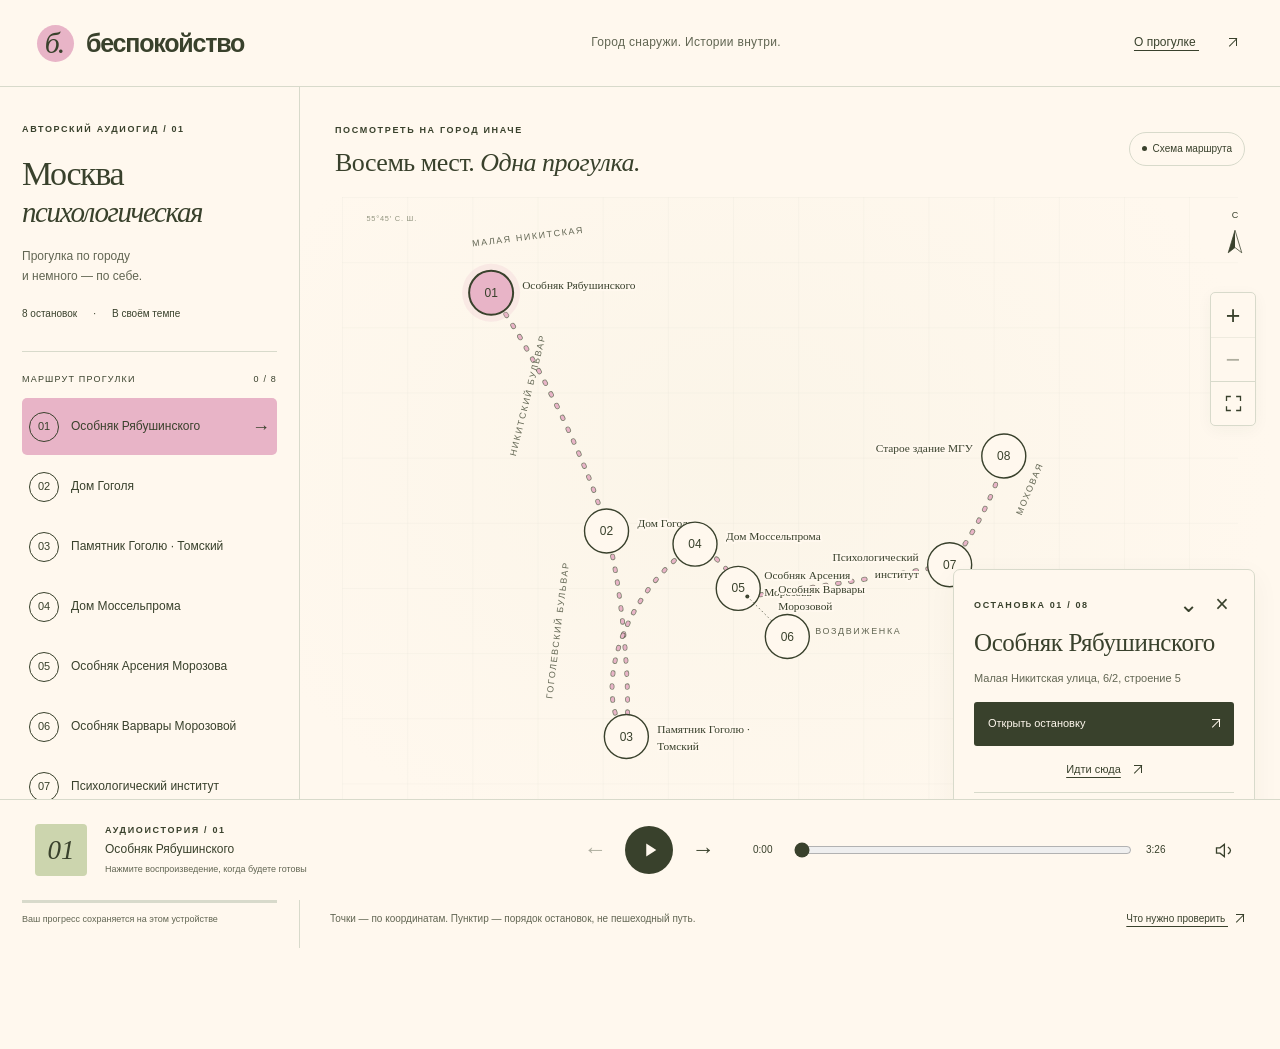
<file: index.html>
<!doctype html>
<html lang="ru">
<head>
<meta charset="utf-8"><meta name="viewport" content="width=device-width,initial-scale=1,viewport-fit=cover">
<meta name="theme-color" content="#FFF8EE"><meta name="description" content="Москва психологическая — восемь остановок авторского аудиогида «Беспокойство». Интерактивная схема маршрута.">
<title>Москва психологическая — Беспокойство</title>
<link rel="stylesheet" href="styles.css">
<script defer src="data.js"></script><script defer src="route.js"></script><script defer src="app.js"></script>
</head>
<body>
<div class="bsp-app" id="bsp-app">
<header class="bsp-header">
 <a class="bsp-brand" href="#" aria-label="Беспокойство — начало"><span class="bsp-brand-symbol" aria-hidden="true">б.</span>беспокойство</a>
 <span class="bsp-header-note">Город снаружи. Истории внутри.</span>
 <button class="bsp-about-button bsp-text-button" id="bsp-about">О прогулке <span aria-hidden="true"><span class="bsp-external-icon" aria-hidden="true"></span></span></button>
</header>
<div class="bsp-layout">
<aside class="bsp-sidebar" id="bsp-sidebar" aria-label="Остановки прогулки">
 <div class="bsp-sidebar-intro"><span class="bsp-eyebrow">АВТОРСКИЙ АУДИОГИД / 01</span><h1>Москва<br><em>психологическая</em></h1><p>Прогулка по городу<br>и немного — по себе.</p><div class="bsp-meta"><span>8 остановок</span><span>В своём темпе</span></div></div>
 <div class="bsp-list-heading"><span>МАРШРУТ ПРОГУЛКИ</span><span id="bsp-progress-count">0 / 8</span></div>
 <ol class="bsp-stop-list" id="bsp-stop-list"></ol>
 <div class="bsp-sidebar-bottom"><div class="bsp-progress-track"><span id="bsp-progress-bar"></span></div><p id="bsp-storage-note">Ваш прогресс сохраняется на этом устройстве</p></div>
</aside>
<main class="bsp-main">
 <div class="bsp-mobile-title"><span>Москва психологическая</span><span>8 остановок</span></div>
 <nav class="bsp-tabs" aria-label="Вид прогулки"><button id="bsp-tab-map" aria-pressed="true">Карта</button><button id="bsp-tab-list" aria-pressed="false">Остановки <span>08</span></button></nav>
 <section class="bsp-map-panel" aria-label="Интерактивная схема восьми остановок">
  <div class="bsp-map-heading"><div><span class="bsp-eyebrow">ПОСМОТРЕТЬ НА ГОРОД ИНАЧЕ</span><h2>Восемь мест. <em>Одна прогулка.</em></h2></div><span class="bsp-scheme-badge"><i></i> Схема маршрута</span></div>
  <div class="bsp-map-canvas" id="bsp-map-canvas">
   <svg id="bsp-map" viewBox="0 0 1100 850" preserveAspectRatio="xMidYMin meet" role="group" aria-label="Схема маршрута. Север сверху. Выберите номер остановки."></svg>
   <div class="bsp-compass" aria-label="Север сверху"><span>С</span><svg viewBox="0 0 24 38" aria-hidden="true"><path d="M12 2L21 32 12 25 3 32Z" fill="none" stroke="currentColor"/><path d="M12 2V25L3 32Z" fill="currentColor"/></svg></div>
   <div class="bsp-map-tools" aria-label="Управление картой"><button id="bsp-zoom-in" aria-label="Приблизить">+</button><button id="bsp-zoom-out" aria-label="Отдалить">−</button><button id="bsp-fit" aria-label="Весь маршрут" title="Весь маршрут"><svg viewBox="0 0 24 24" aria-hidden="true"><path d="M9 4H4V9M15 4H20V9M4 15V20H9M20 15V20H15"/></svg></button></div>
   <button id="bsp-show-card" class="bsp-reopen" hidden>О выбранной остановке <span class="bsp-external-icon" aria-hidden="true"></span></button>
   <article class="bsp-card" id="bsp-card" aria-label="Выбранная остановка">
    <div class="bsp-card-top"><span id="bsp-card-index" class="bsp-eyebrow"></span><button id="bsp-card-collapse" class="bsp-icon-button" aria-label="Свернуть карточку" aria-expanded="true">⌄</button><button id="bsp-card-close" class="bsp-icon-button" aria-label="Закрыть карточку">×</button></div>
    <h3 id="bsp-card-title"></h3>
    <div class="bsp-card-content"><p id="bsp-card-address"></p><p class="bsp-card-caution" id="bsp-card-caution" hidden></p><div class="bsp-card-actions"><button class="bsp-primary" id="bsp-open-stop">Открыть остановку <span><span class="bsp-external-icon" aria-hidden="true"></span></span></button><a class="bsp-navigation" id="bsp-navigate" target="_blank" rel="noopener noreferrer">Идти сюда <span class="bsp-external-icon" aria-hidden="true"></span></a></div><div class="bsp-card-bottom"><button id="bsp-visited" aria-pressed="false">○ Пройдено</button><button id="bsp-next-stop">Следующая →</button></div></div>
   </article>
   <div class="bsp-map-caption"><span class="bsp-dashed-sample"></span> Условные связи между точками</div>
  </div>
  <div class="bsp-map-footer"><p>Точки — по координатам. Пунктир — порядок остановок, не пешеходный путь.</p><button id="bsp-route-info" class="bsp-text-button">Что нужно проверить <span class="bsp-external-icon" aria-hidden="true"></span></button></div>
 </section>
</main>
</div>
<footer class="bsp-player" aria-label="Постоянный аудиоплеер">
 <button class="bsp-player-art" id="bsp-player-open" aria-label="Открыть текущую аудиоостановку">01</button>
 <div class="bsp-player-title"><span class="bsp-eyebrow" id="bsp-audio-eyebrow">АУДИОИСТОРИЯ / 01</span><strong id="bsp-audio-title">Особняк Рябушинского</strong><span id="bsp-audio-status" role="status">Нажмите воспроизведение, когда будете готовы</span></div>
 <div class="bsp-playback"><button id="bsp-audio-prev" class="bsp-icon-button" aria-label="Предыдущая аудиодорожка">←</button><button id="bsp-play" class="bsp-play-button" aria-label="Воспроизвести"><svg viewBox="0 0 24 24" aria-hidden="true"><path d="M9 5L20 12 9 19Z" fill="currentColor"/></svg></button><button id="bsp-audio-next" class="bsp-icon-button" aria-label="Следующая аудиодорожка">→</button></div>
 <div class="bsp-player-timeline"><span id="bsp-current-time">0:00</span><input id="bsp-seek" type="range" min="0" max="100" value="0" step="0.1" aria-label="Позиция воспроизведения"><span id="bsp-duration">—:—</span></div>
 <button id="bsp-mute" class="bsp-icon-button bsp-mute" aria-label="Выключить звук" aria-pressed="false"><svg viewBox="0 0 24 24" aria-hidden="true"><path d="M4 9H8L13 5V19L8 15H4ZM17 8Q23 12 17 16"/></svg></button>
 <audio id="bsp-audio" preload="metadata" src="audio/01.mp3"></audio>
</footer>
<div class="bsp-toast" id="bsp-toast" role="status" hidden></div>
<dialog class="bsp-dialog" id="bsp-dialog"><button id="bsp-dialog-close" class="bsp-icon-button bsp-dialog-close" aria-label="Закрыть окно">×</button><div id="bsp-dialog-content"></div></dialog>
</div>
</body></html>
</file>
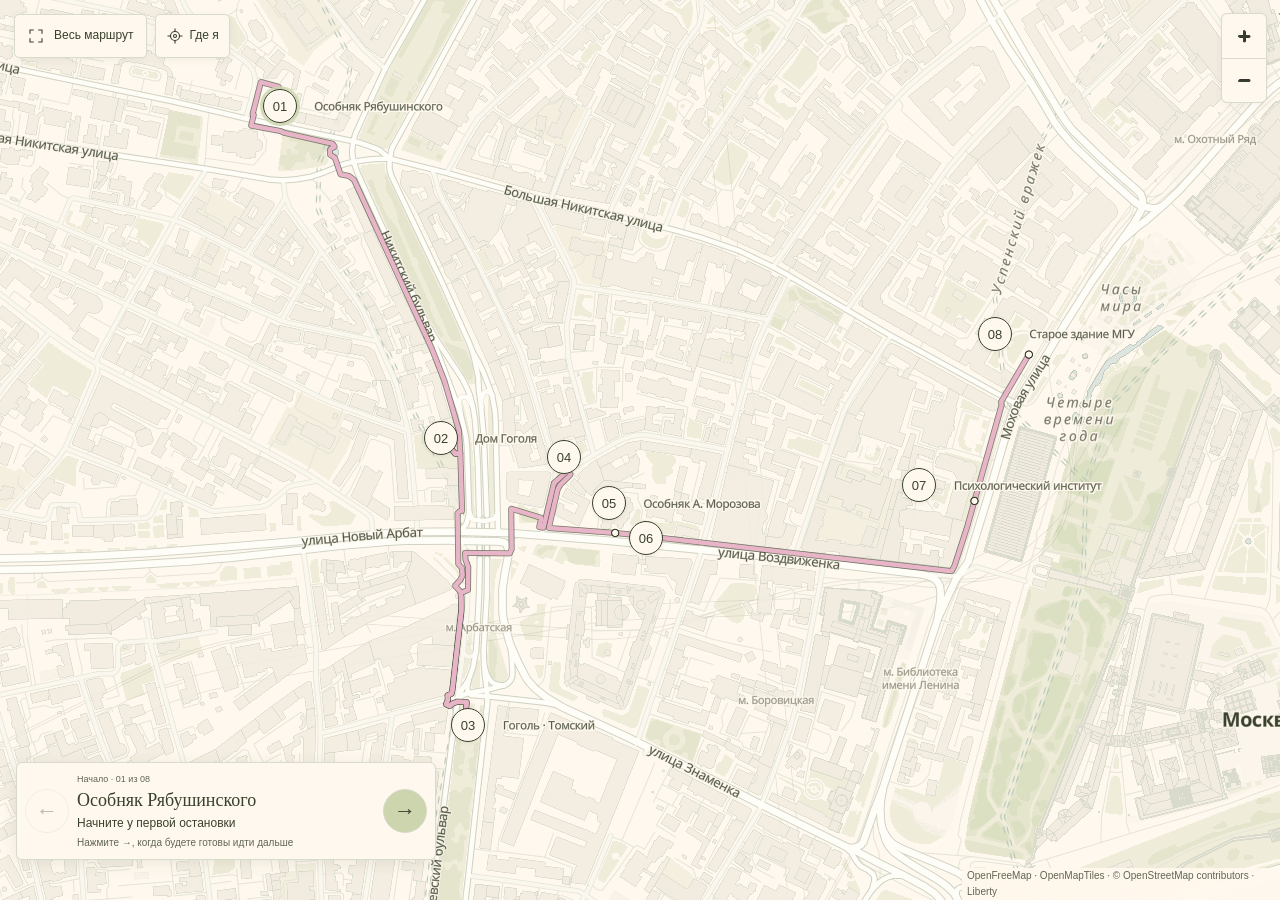
<file: map-component-v2/map-demo.html>
<!doctype html>
<html lang="ru"><head><meta charset="utf-8"><meta name="viewport" content="width=device-width,initial-scale=1,viewport-fit=cover"><meta name="theme-color" content="#FFF8EE"><title>Беспокойство — карта Москвы</title><style>html,body{margin:0;width:100%;height:100%;background:#FFF8EE}#map{width:100%;height:100dvh;min-height:320px}</style><script defer src="vendor/maplibre-gl.js"></script><script defer src="stops.js"></script><script defer src="route.js"></script><script defer src="map.js"></script><script defer src="demo.js"></script></head><body><div id="map" aria-label="Карта восьми остановок прогулки Москва психологическая"></div></body></html>
</file>
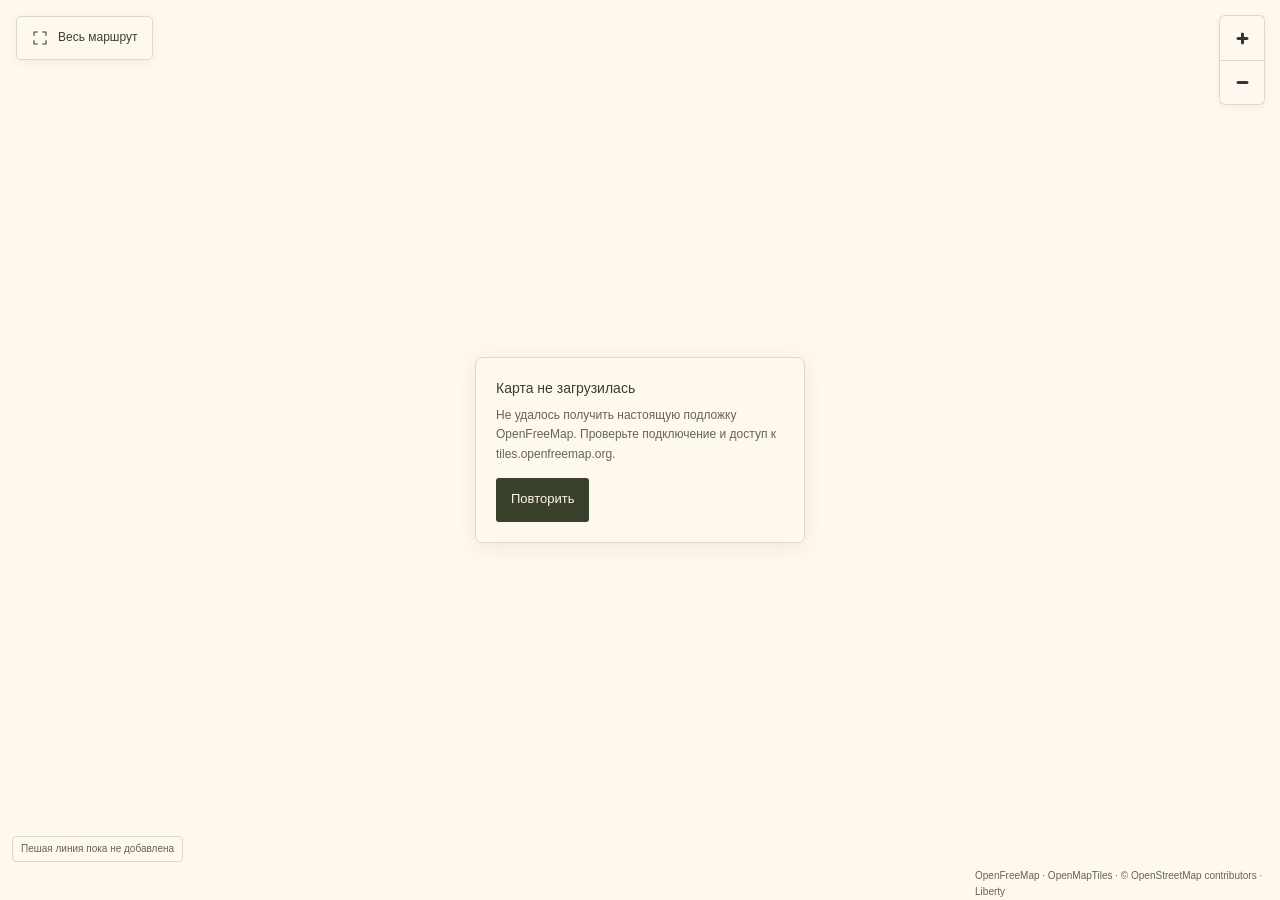
<file: map-component/map-demo.html>
<!doctype html>
<html lang="ru"><head><meta charset="utf-8"><meta name="viewport" content="width=device-width,initial-scale=1,viewport-fit=cover"><meta name="theme-color" content="#FFF8EE"><title>Беспокойство — карта Москвы</title><style>html,body{margin:0;width:100%;height:100%;background:#FFF8EE}#map{width:100%;height:100dvh;min-height:320px}</style><script defer src="vendor/maplibre-gl.js"></script><script defer src="stops.js"></script><script defer src="map.js"></script><script defer src="demo.js"></script></head><body><div id="map" aria-label="Карта восьми остановок прогулки Москва психологическая"></div></body></html>
</file>
<file: styles.css>
.bsp-app{--milk:#FFF8EE;--pink:#E8B4C7;--green:#CCD5AE;--ink:#39412C;--muted:#626653;--line:#D8DACB;font:14px/1.45 Arial,Helvetica,sans-serif;color:var(--ink);background:var(--milk);min-height:100dvh;box-sizing:border-box}.bsp-app *{box-sizing:border-box}:where(.bsp-app button,.bsp-app input,.bsp-app a){font:inherit}.bsp-app button,.bsp-app a{-webkit-tap-highlight-color:transparent}.bsp-app button{cursor:pointer;color:inherit}.bsp-app button:disabled{cursor:default;opacity:.4}.bsp-app button:focus-visible,.bsp-app a:focus-visible,.bsp-app input:focus-visible{outline:2px solid var(--ink);outline-offset:4px}.bsp-app a{color:inherit}.bsp-app button{border:0;background:none}.bsp-app [hidden]{display:none!important}.bsp-app h1,.bsp-app h2,.bsp-app h3,.bsp-app p{margin:0}.bsp-header{height:87px;border-bottom:1px solid var(--line);display:flex;align-items:center;justify-content:space-between;padding:0 37px;gap:24px}.bsp-brand{text-decoration:none;font-weight:700;font-size:25px;letter-spacing:-1.2px;display:flex;align-items:center;gap:12px}.bsp-brand-symbol{display:grid;place-items:center;background:var(--pink);border-radius:50%;width:37px;height:37px;font:italic 30px Georgia,serif;letter-spacing:-2px;padding-right:3px}.bsp-brand-dot{align-self:flex-start;font-size:11px;letter-spacing:0;padding-top:7px;margin-left:-8px}.bsp-header-note{color:var(--muted);font-size:12px;letter-spacing:.3px}.bsp-text-button{font-size:12px!important;min-height:44px;text-decoration:underline;text-underline-offset:4px}.bsp-about-button{min-width:100px}.bsp-about-button span{margin-left:14px}.bsp-layout{display:grid;grid-template-columns:300px minmax(0,1fr);min-height:calc(100dvh - 188px);padding-bottom:101px}.bsp-sidebar{border-right:1px solid var(--line);padding:30px 22px 22px;display:flex;flex-direction:column}.bsp-eyebrow{font-size:9px;font-weight:600;letter-spacing:1.65px}.bsp-sidebar-intro h1{font:34px/1.08 Georgia,'Times New Roman',serif;letter-spacing:-1.4px;margin-top:19px}.bsp-sidebar-intro h1 em{font-weight:400;font-size:29px}.bsp-sidebar-intro p{font-size:12px;color:var(--muted);margin-top:16px;line-height:1.7}.bsp-meta{display:flex;gap:16px;font-size:10px;margin:20px 0 30px}.bsp-meta span+span:before{content:'·';margin-right:16px}.bsp-list-heading{display:flex;justify-content:space-between;font-size:9px;letter-spacing:1.2px;border-top:1px solid var(--line);padding-top:21px;margin-bottom:12px}.bsp-stop-list{list-style:none;padding:0;margin:0}.bsp-stop-list li+li{margin-top:3px}.bsp-stop-row{width:100%;display:flex;gap:12px;text-align:left;align-items:center;border-radius:5px;padding:10px 7px!important;min-height:57px;position:relative}.bsp-stop-row:hover{background:#e8b4c725}.bsp-stop-row[aria-current=true]{background:var(--pink)}.bsp-stop-number{border:1px solid var(--ink);border-radius:50%;min-width:30px;height:30px;display:grid;place-items:center;font-size:11px}.bsp-stop-row.bsp-done .bsp-stop-number{background:var(--green)}.bsp-stop-name{font-size:12px;line-height:1.4;flex:1}.bsp-stop-chevron{font-size:18px}.bsp-sidebar-bottom{margin-top:auto;padding-top:25px}.bsp-progress-track{height:3px;background:var(--line);overflow:hidden}.bsp-progress-track span{display:block;height:100%;background:var(--ink);transition:width .3s;width:0}.bsp-sidebar-bottom p{font-size:9px;color:var(--muted);margin-top:10px}.bsp-main{min-width:0;display:flex;flex-direction:column}.bsp-mobile-title,.bsp-tabs{display:none}.bsp-map-panel{flex:1;display:flex;flex-direction:column;min-width:0}.bsp-map-heading{display:flex;align-items:center;justify-content:space-between;gap:12px;padding:31px 35px 17px}.bsp-map-heading h2{font:26px/1.25 Georgia,serif;letter-spacing:-.5px;margin-top:9px}.bsp-map-heading h2 em{font-weight:400}.bsp-scheme-badge{font-size:10px;white-space:nowrap;border:1px solid var(--line);border-radius:30px;padding:9px 12px;display:flex;align-items:center;gap:6px}.bsp-scheme-badge i{width:5px;height:5px;background:var(--ink);border-radius:50%}.bsp-map-canvas{position:relative;flex:1;min-height:640px;overflow:hidden;background:radial-gradient(ellipse at 45% 38%,#f5f0df66,transparent 70%)}#bsp-map{display:block;width:100%;height:100%;position:absolute;inset:0;touch-action:none;cursor:grab}#bsp-map.bsp-dragging{cursor:grabbing}.bsp-grid{fill:none;stroke:var(--line);stroke-width:.6;opacity:.6}.bsp-grid-label{fill:#91947f;font:9px Arial,sans-serif;letter-spacing:1px}.bsp-route-underlay{fill:none;stroke:var(--ink);stroke-width:6;stroke-linecap:round;stroke-dasharray:2 14;opacity:.65}.bsp-route-line{fill:none;stroke:var(--pink);stroke-width:4;stroke-linecap:round;stroke-dasharray:2 14}.bsp-map-label{fill:var(--muted);font:11px Arial,sans-serif;letter-spacing:2px}.bsp-point-label{fill:var(--ink);font:14px Georgia,serif;paint-order:stroke;stroke:var(--milk);stroke-width:5px;stroke-linejoin:round}.bsp-marker{cursor:pointer;outline:none}.bsp-marker .bsp-marker-disc{fill:var(--milk);stroke:var(--ink);stroke-width:1.4;transition:fill .2s}.bsp-marker text{font:12px Arial,sans-serif;fill:var(--ink);text-anchor:middle;dominant-baseline:central;pointer-events:none}.bsp-marker.bsp-done .bsp-marker-disc{fill:var(--green)}.bsp-marker[aria-pressed=true] .bsp-marker-disc{fill:var(--pink);stroke-width:2}.bsp-marker .bsp-marker-halo{fill:var(--pink);opacity:0}.bsp-marker[aria-pressed=true] .bsp-marker-halo{opacity:.22}.bsp-marker:focus-visible .bsp-marker-disc{stroke-width:4}.bsp-leader{stroke:var(--muted);stroke-width:1;stroke-dasharray:2 3}.bsp-object-dot{fill:var(--ink)}.bsp-map-tools{position:absolute;right:24px;top:95px;display:flex;flex-direction:column;box-shadow:0 4px 16px #39412c0b;border:1px solid var(--line);border-radius:5px;overflow:hidden;background:var(--milk)}.bsp-map-tools button{height:44px;width:44px;font-size:25px;display:grid;place-items:center}.bsp-map-tools button+button{border-top:1px solid var(--line)}.bsp-map-tools button:hover{background:var(--green)}.bsp-map-tools svg,.bsp-icon-button svg{width:21px;height:21px;fill:none;stroke:currentColor;stroke-width:1.5}.bsp-compass{position:absolute;right:36px;top:12px;display:flex;align-items:center;flex-direction:column;font-size:9px;gap:5px}.bsp-compass svg{width:18px;height:32px}.bsp-card{position:absolute;right:25px;bottom:46px;width:302px;background:var(--milk);border:1px solid var(--line);border-radius:7px;padding:13px 20px 5px;box-shadow:0 8px 28px #39412c0c}.bsp-card-top{display:flex;align-items:center;min-height:32px}.bsp-card-top .bsp-eyebrow{flex:1}.bsp-icon-button{min-height:44px;min-width:44px;display:inline-grid;place-items:center;font-size:23px!important}.bsp-card-top .bsp-icon-button{margin-right:-10px}.bsp-card h3{font:25px/1.14 Georgia,'Times New Roman',serif;letter-spacing:-.4px;margin:2px 0 12px}.bsp-card-content>p{font-size:11px;color:var(--muted);line-height:1.5}.bsp-card-content .bsp-card-caution{font-size:10px;padding:9px 0 0}.bsp-card-actions{display:flex;flex-direction:column;gap:2px;margin-top:16px}.bsp-primary{background:var(--ink)!important;color:var(--milk)!important;border-radius:3px;min-height:44px;padding:10px 14px!important;font-size:11px!important;display:flex;align-items:center;justify-content:space-between;gap:15px;text-decoration:none}.bsp-primary:hover{background:#505b40!important}.bsp-navigation{min-height:44px;font-size:11px!important;display:grid;place-items:center;text-underline-offset:4px}.bsp-card-bottom{display:flex;justify-content:space-between;border-top:1px solid var(--line)}.bsp-card-bottom button{font-size:10px;min-height:44px;padding:0}.bsp-card-bottom button[aria-pressed=true]{font-weight:700}.bsp-card.bsp-collapsed{padding-bottom:8px}.bsp-card.bsp-collapsed .bsp-card-content{display:none}.bsp-card.bsp-collapsed h3{font-size:20px;margin-bottom:4px}.bsp-reopen{position:absolute;bottom:50px;right:24px;background:var(--milk)!important;border:1px solid var(--ink)!important;border-radius:4px;min-height:44px;padding:8px 16px!important;font-size:11px!important}.bsp-map-caption{position:absolute;bottom:10px;left:35px;font-size:9px;color:var(--muted);display:flex;align-items:center;gap:9px;pointer-events:none}.bsp-dashed-sample{width:25px;border-top:3px dotted var(--pink)}.bsp-map-footer{border-top:1px solid var(--line);padding:7px 30px;display:flex;align-items:center;justify-content:space-between;gap:15px;min-height:57px}.bsp-map-footer p{font-size:10px;color:var(--muted);max-width:470px}.bsp-map-footer button{white-space:nowrap;font-size:10px!important}.bsp-player{position:fixed;z-index:20;left:0;right:0;bottom:0;min-height:101px;display:flex;align-items:center;gap:18px;padding:16px 35px calc(16px + env(safe-area-inset-bottom));background:var(--milk);border-top:1px solid var(--line)}.bsp-player-art{flex-shrink:0;display:grid;place-items:center;background:var(--green)!important;border-radius:4px;width:52px;height:52px;font:italic 27px Georgia,serif!important}.bsp-player-title{width:260px;min-width:0;display:flex;flex-direction:column;gap:4px}.bsp-player-title strong{font-size:12px;font-weight:400;overflow:hidden;white-space:nowrap;text-overflow:ellipsis}.bsp-player-title>span:last-child{font-size:9px;color:var(--muted)}.bsp-playback{display:flex;align-items:center;gap:8px;margin-left:auto}.bsp-play-button{width:48px;height:48px;border-radius:50%;background:var(--ink)!important;color:var(--milk)!important;display:grid;place-items:center}.bsp-play-button svg{width:22px;height:22px}.bsp-player-timeline{display:flex;align-items:center;gap:12px;flex:1;max-width:420px;margin:0 10px}.bsp-player-timeline span{font-size:10px;font-variant-numeric:tabular-nums;min-width:27px}.bsp-player-timeline input{width:100%;min-width:20px;accent-color:var(--ink);height:44px;cursor:pointer}.bsp-toast{position:fixed;z-index:40;bottom:120px;left:50%;transform:translateX(-50%);background:var(--ink);color:var(--milk);border-radius:5px;padding:12px 20px;font-size:12px;max-width:90%;box-shadow:0 4px 12px #39412c20}.bsp-dialog{border:1px solid var(--line);border-radius:8px;background:var(--milk);color:var(--ink);width:min(560px,calc(100% - 32px));max-height:85dvh;padding:40px;box-sizing:border-box}.bsp-dialog::backdrop{background:#28302066;backdrop-filter:blur(3px)}.bsp-dialog-close{position:absolute;right:8px;top:8px}.bsp-dialog h2{font:32px/1.15 Georgia,serif;margin:18px 0}.bsp-dialog p,.bsp-dialog li{font-size:13px;line-height:1.7;color:var(--muted);margin:12px 0}.bsp-dialog ul{padding-left:18px}.bsp-dialog .bsp-primary{margin-top:24px;width:100%;font-size:13px!important}.bsp-dialog .bsp-detail-number{font:italic 65px Georgia,serif;color:var(--ink);background:var(--pink);width:110px;height:110px;display:grid;place-items:center;border-radius:50%;margin:12px 0 28px}.bsp-detail-photo{width:100%;max-height:250px;object-fit:contain}.bsp-dialog a{text-underline-offset:3px}.bsp-dialog code{font-size:11px}.bsp-dialog small{display:block;color:var(--muted);line-height:1.6;margin-top:16px}
body{margin:0}body:has(.bsp-app){background:#FFF8EE}body.bsp-modal-open{overflow:hidden}
@media(min-width:1600px){.bsp-layout{grid-template-columns:340px minmax(0,1fr)}.bsp-sidebar{padding:40px 30px}.bsp-map-canvas{min-height:690px}.bsp-card{right:40px;bottom:65px;width:320px}.bsp-map-heading{padding:38px 45px 20px}}
@media(max-width:1100px) and (min-width:701px){.bsp-layout{grid-template-columns:260px minmax(0,1fr)}.bsp-sidebar{padding:24px 16px}.bsp-sidebar-intro h1{font-size:31px}.bsp-sidebar-intro h1 em{font-size:26px}.bsp-map-heading{padding:25px 22px 15px;align-items:flex-start}.bsp-map-heading h2{font-size:21px}.bsp-scheme-badge{font-size:9px;padding:7px}.bsp-card{width:250px;right:18px;bottom:40px}.bsp-card h3{font-size:22px}.bsp-player-title{width:200px}.bsp-player{gap:10px;padding-left:20px;padding-right:20px}.bsp-map-footer{padding:6px 20px}.bsp-map-footer p{max-width:260px}}
@media(max-width:700px){.bsp-header{height:65px;padding:0 18px;gap:10px}.bsp-brand{font-size:21px;gap:8px}.bsp-brand-symbol{width:31px;height:31px;font-size:25px}.bsp-brand-dot{font-size:9px}.bsp-header-note{display:none}.bsp-about-button{font-size:10px!important;min-width:80px}.bsp-layout{display:block;min-height:0;padding-bottom:calc(119px + env(safe-area-inset-bottom))}.bsp-main{display:block}.bsp-mobile-title{display:flex;justify-content:space-between;padding:17px 18px 12px;font-size:12px}.bsp-mobile-title span+span{font-size:10px;color:var(--muted)}.bsp-tabs{display:flex;border:1px solid var(--line);padding:3px;margin:0 18px 8px;border-radius:5px}.bsp-tabs button{flex:1;min-height:44px;font-size:12px;border-radius:3px}.bsp-tabs button[aria-pressed=true]{background:var(--ink);color:var(--milk)}.bsp-tabs span{font-size:9px;margin-left:4px}.bsp-sidebar{display:none;border:0;padding:18px;margin-top:102px}.bsp-app.bsp-list-view .bsp-sidebar{display:flex}.bsp-app.bsp-list-view .bsp-main{position:absolute;top:65px;left:0;right:0}.bsp-app.bsp-list-view .bsp-map-panel{display:none}.bsp-sidebar-intro{display:none}.bsp-list-heading{border:0;padding-top:8px;margin-bottom:10px}.bsp-stop-row{min-height:64px;padding:12px!important}.bsp-stop-name{font-size:14px}.bsp-stop-number{min-width:36px;height:36px;font-size:12px}.bsp-sidebar-bottom{padding-top:25px}.bsp-sidebar-bottom p{font-size:10px}.bsp-map-heading{padding:5px 18px 2px;align-items:center;min-height:38px}.bsp-map-heading .bsp-eyebrow,.bsp-map-heading h2{display:none}.bsp-scheme-badge{font-size:9px;padding:4px 8px}.bsp-map-canvas{height:max(480px,calc(100svh - 343px));min-height:480px;flex:none}.bsp-map-tools{top:66px;right:14px}.bsp-compass{right:27px;top:6px}.bsp-card{width:calc(100% - 28px);right:14px;bottom:28px;padding:5px 16px 0;max-height:290px;overflow:auto}.bsp-card-top{min-height:36px}.bsp-card h3{font-size:22px;margin:0 38px 9px 0}.bsp-card-content>p{font-size:11px}.bsp-card-content .bsp-card-caution{font-size:10px;line-height:1.4}.bsp-card-actions{display:grid;grid-template-columns:1fr 1fr;gap:7px;margin-top:10px}.bsp-card-bottom button{font-size:11px}.bsp-card.bsp-collapsed h3{font-size:19px;margin-bottom:5px}.bsp-map-caption{left:18px;bottom:5px;font-size:8px}.bsp-map-footer{display:block;padding:9px 18px 8px;min-height:60px}.bsp-map-footer p{font-size:9px;line-height:1.5;max-width:none}.bsp-map-footer button{font-size:10px!important;min-height:44px}.bsp-reopen{bottom:33px;right:15px;font-size:10px!important}.bsp-player{min-height:119px;padding:10px 15px calc(33px + env(safe-area-inset-bottom));gap:10px}.bsp-player-art{width:40px;height:40px;font-size:22px!important}.bsp-player-title{flex:1;width:0;gap:3px}.bsp-player-title .bsp-eyebrow{font-size:8px;letter-spacing:1px}.bsp-player-title strong{font-size:11px}.bsp-player-title>span:last-child{font-size:8px;line-height:1.3}.bsp-playback{gap:0;margin:0}.bsp-playback .bsp-icon-button{min-width:32px;font-size:19px!important}.bsp-playback #bsp-audio-prev{display:none}.bsp-play-button{width:44px;height:44px}.bsp-player-timeline{position:absolute;bottom:calc(3px + env(safe-area-inset-bottom));left:15px;right:15px;margin:0;max-width:none;height:30px;gap:10px}.bsp-player-timeline input{height:30px}.bsp-player-timeline span{font-size:9px}.bsp-mute{display:none}.bsp-toast{bottom:calc(135px + env(safe-area-inset-bottom));font-size:11px;width:max-content}.bsp-dialog{padding:28px 24px}.bsp-dialog h2{font-size:28px}.bsp-dialog p,.bsp-dialog li{font-size:12px}}
@media(prefers-reduced-motion:reduce){.bsp-app *{scroll-behavior:auto!important;transition:none!important}}

@media(max-width:700px){.bsp-map-label{display:none}}
.bsp-external-icon{display:inline-block;width:10px;height:10px;position:relative;margin-left:6px;vertical-align:middle}.bsp-external-icon:before{content:'';position:absolute;right:0;top:0;width:7px;height:7px;border-top:1px solid currentColor;border-right:1px solid currentColor}.bsp-external-icon:after{content:'';position:absolute;right:0;top:0;width:11px;height:1px;background:currentColor;transform:rotate(-45deg);transform-origin:right center}
.bsp-navigation{display:flex;align-items:center;justify-content:center;gap:5px}
.bsp-brand{min-height:44px}.bsp-dialog p>a{display:inline-flex;align-items:center;min-height:44px}
@media(max-width:700px){.bsp-player-art{width:44px;height:44px}.bsp-playback .bsp-icon-button{min-width:44px}.bsp-player-timeline,.bsp-player-timeline input{height:44px}}
</file>
